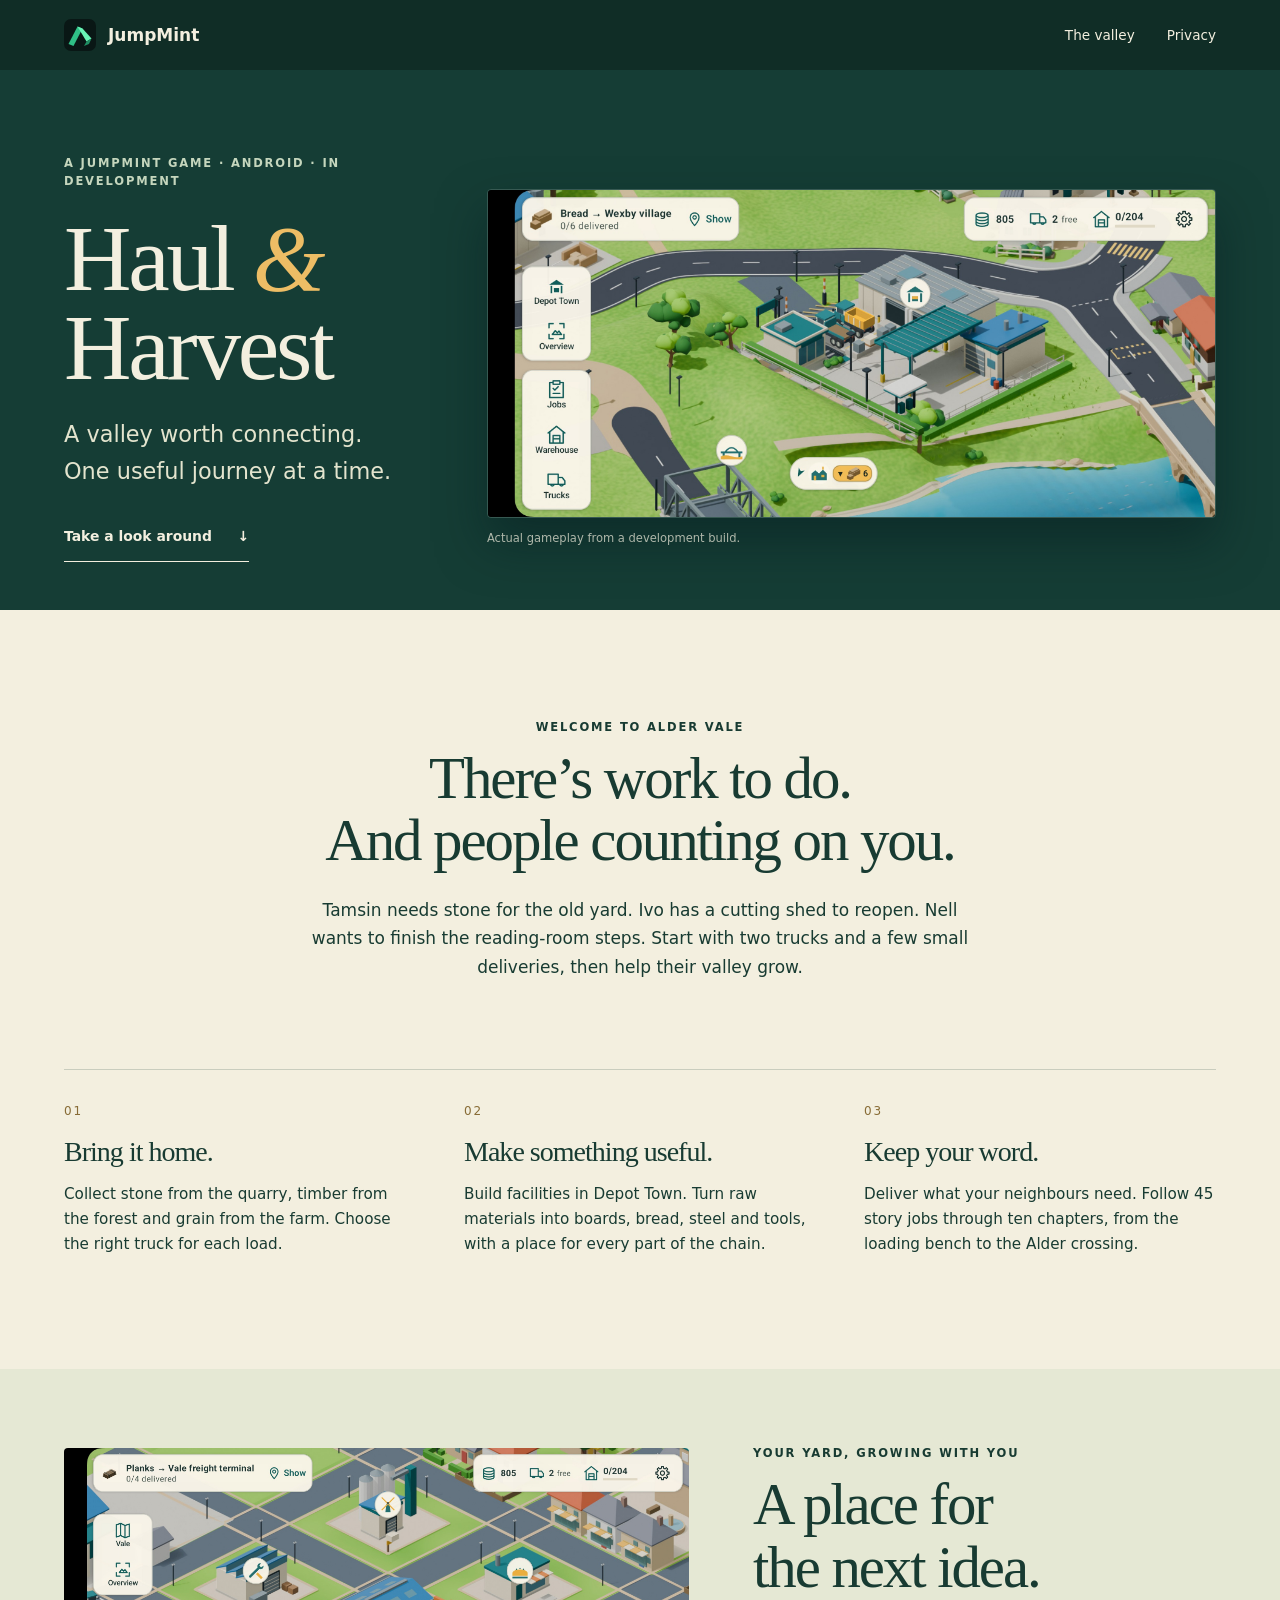
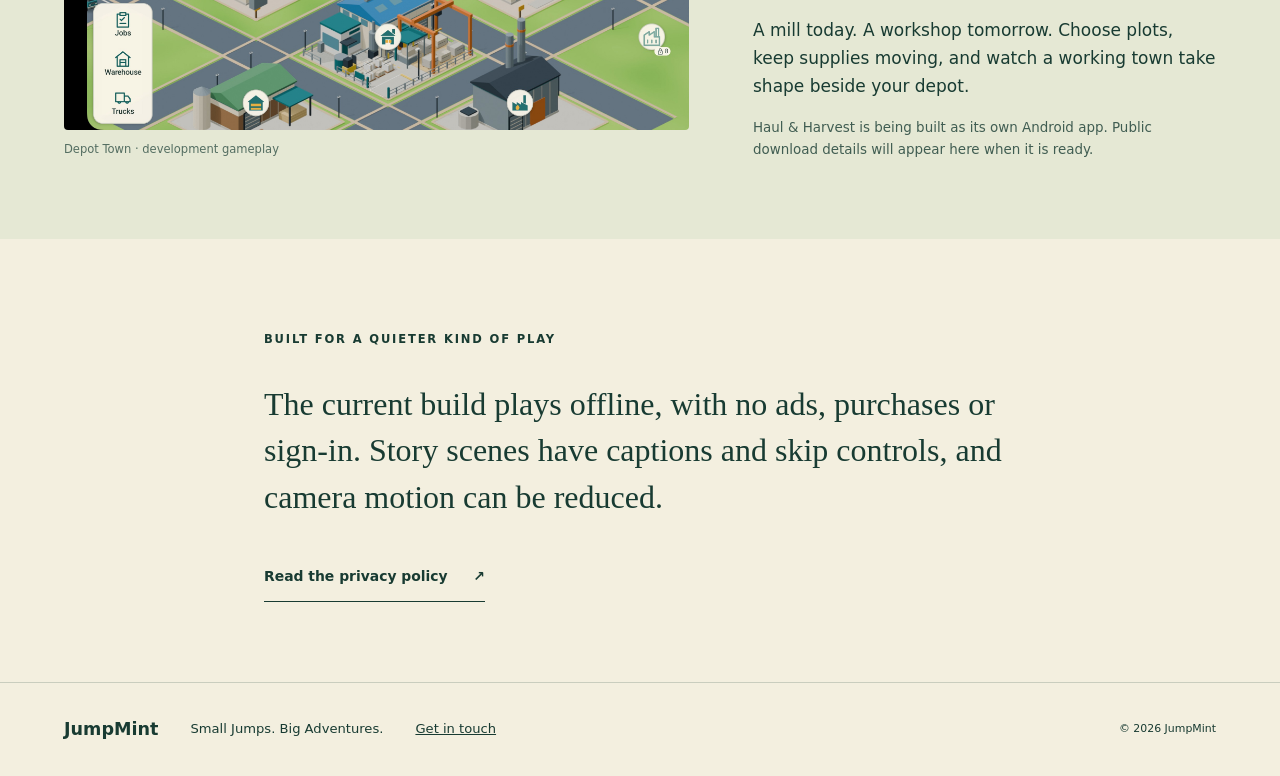
<file: haul-harvest.html>
<!doctype html>
<html lang="en">
<head>
  <meta charset="utf-8"><meta name="viewport" content="width=device-width, initial-scale=1">
  <title>Haul &amp; Harvest — a valley worth connecting · JumpMint</title>
  <meta name="description" content="Two trucks. A valley of neighbours. Build your transport company in Haul & Harvest, a standalone Android game from JumpMint. In development.">
  <meta name="theme-color" content="#153d35">
  <meta property="og:title" content="Haul & Harvest · JumpMint"><meta property="og:description" content="Every load has a destination. A standalone Android transport game in development.">
  <meta property="og:image" content="https://amitsinghcodes.github.io/JumpMint/brand/haul-vale.jpg">
  <link rel="icon" href="brand/mark.svg" type="image/svg+xml"><link rel="stylesheet" href="assets/haul.css">
</head>
<body class="haul-page">
  <a class="haul-skip" href="#main">Skip to content</a>
  <header class="haul-nav"><a href="index.html"><img src="brand/mark.svg" width="32" height="32" alt="">JumpMint</a><nav aria-label="Main"><a href="#the-valley">The valley</a><a href="privacy-policy.html#haul-harvest">Privacy</a></nav></header>
  <main id="main">
    <section class="haul-hero">
      <div class="haul-hero-copy"><p class="haul-kicker">A JUMPMINT GAME · ANDROID · IN DEVELOPMENT</p>
      <h1>Haul <span>&amp;</span><br>Harvest</h1><p class="haul-lead">A valley worth connecting.<br>One useful journey at a time.</p>
      <a class="haul-link" href="#the-valley">Take a look around <span aria-hidden="true">↓</span></a></div>
      <figure class="haul-main-image"><img src="brand/haul-vale.jpg" width="2400" height="1080" alt="Two trucks at the Alder Vale depot, beside a river and village roads."><figcaption>Actual gameplay from a development build.</figcaption></figure>
    </section>
    <section class="haul-intro" id="the-valley"><p class="haul-kicker">WELCOME TO ALDER VALE</p><h2>There’s work to do.<br>And people counting on you.</h2><p>Tamsin needs stone for the old yard. Ivo has a cutting shed to reopen. Nell wants to finish the reading-room steps. Start with two trucks and a few small deliveries, then help their valley grow.</p></section>
    <section class="haul-routes" aria-label="How you play">
      <article><span class="haul-number">01</span><h3>Bring it home.</h3><p>Collect stone from the quarry, timber from the forest and grain from the farm. Choose the right truck for each load.</p></article>
      <article><span class="haul-number">02</span><h3>Make something useful.</h3><p>Build facilities in Depot Town. Turn raw materials into boards, bread, steel and tools, with a place for every part of the chain.</p></article>
      <article><span class="haul-number">03</span><h3>Keep your word.</h3><p>Deliver what your neighbours need. Follow 45 story jobs through ten chapters, from the loading bench to the Alder crossing.</p></article>
    </section>
    <section class="haul-town"><figure><img src="brand/haul-town.jpg" width="2400" height="1080" alt="A working Depot Town with a sawmill, foundry, windmill and bakery." loading="lazy"><figcaption>Depot Town · development gameplay</figcaption></figure><div><p class="haul-kicker">YOUR YARD, GROWING WITH YOU</p><h2>A place for<br>the next idea.</h2><p>A mill today. A workshop tomorrow. Choose plots, keep supplies moving, and watch a working town take shape beside your depot.</p><p class="haul-small">Haul &amp; Harvest is being built as its own Android app. Public download details will appear here when it is ready.</p></div></section>
    <section class="haul-note"><p class="haul-kicker">BUILT FOR A QUIETER KIND OF PLAY</p><p>The current build plays offline, with no ads, purchases or sign-in. Story scenes have captions and skip controls, and camera motion can be reduced.</p><a class="haul-link" href="privacy-policy.html#haul-harvest">Read the privacy policy <span aria-hidden="true">↗</span></a></section>
  </main>
  <footer class="haul-footer"><a href="index.html">JumpMint</a><span>Small Jumps. Big Adventures.</span><a href="mailto:vasusr76@gmail.com">Get in touch</a><small>© 2026 JumpMint</small></footer>
</body>
</html>
</file>
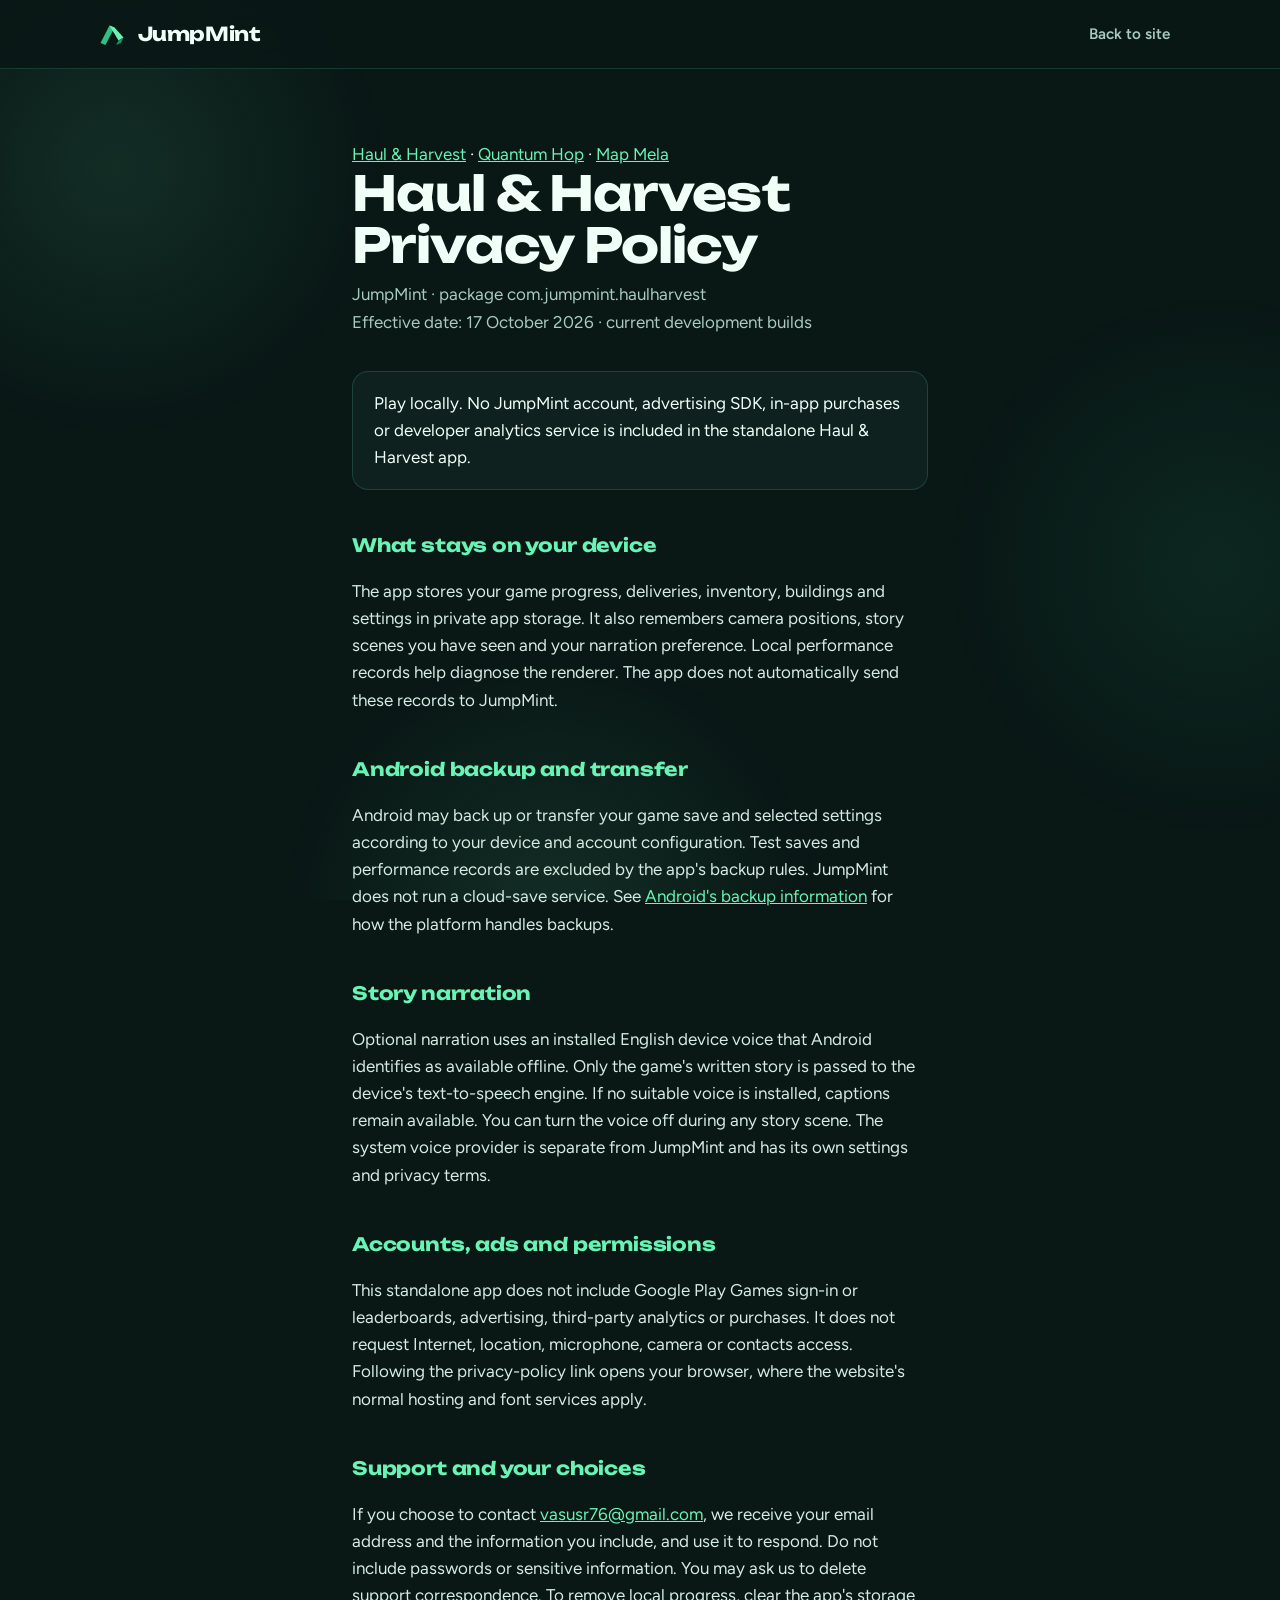
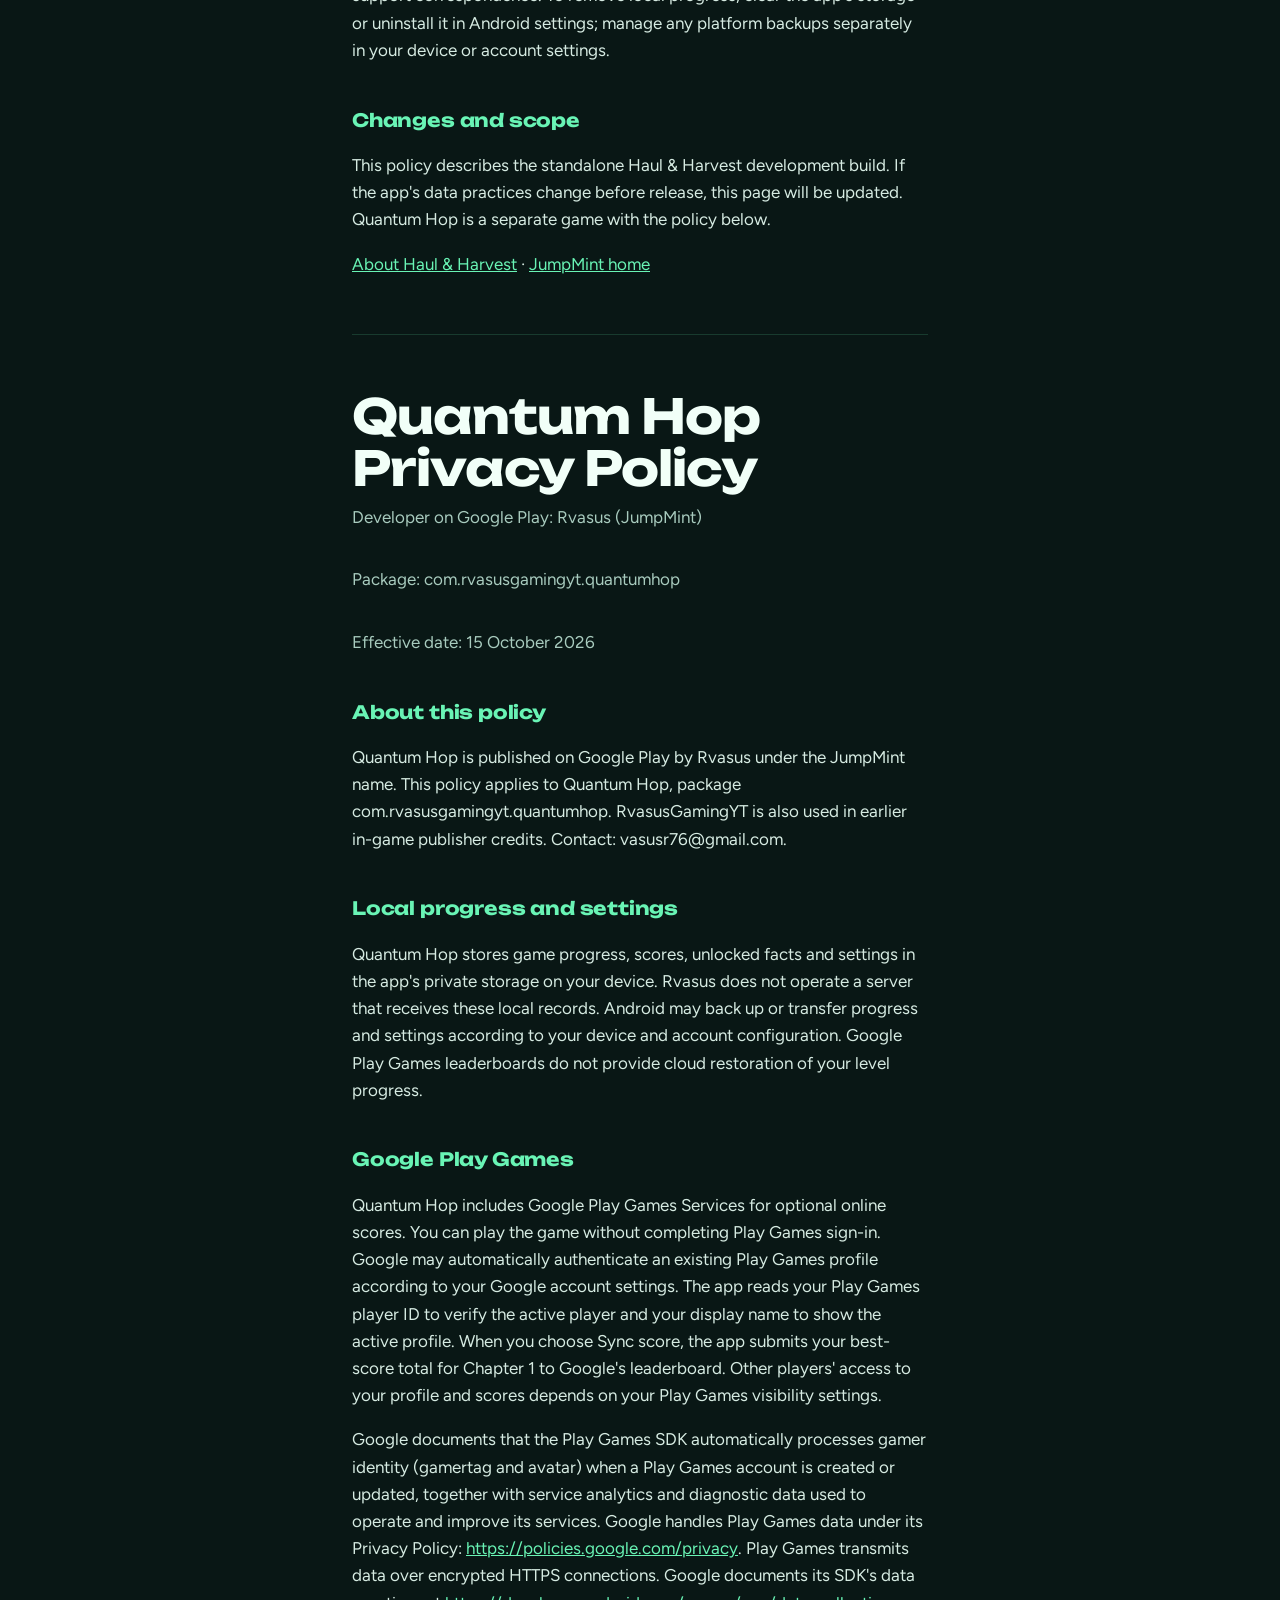
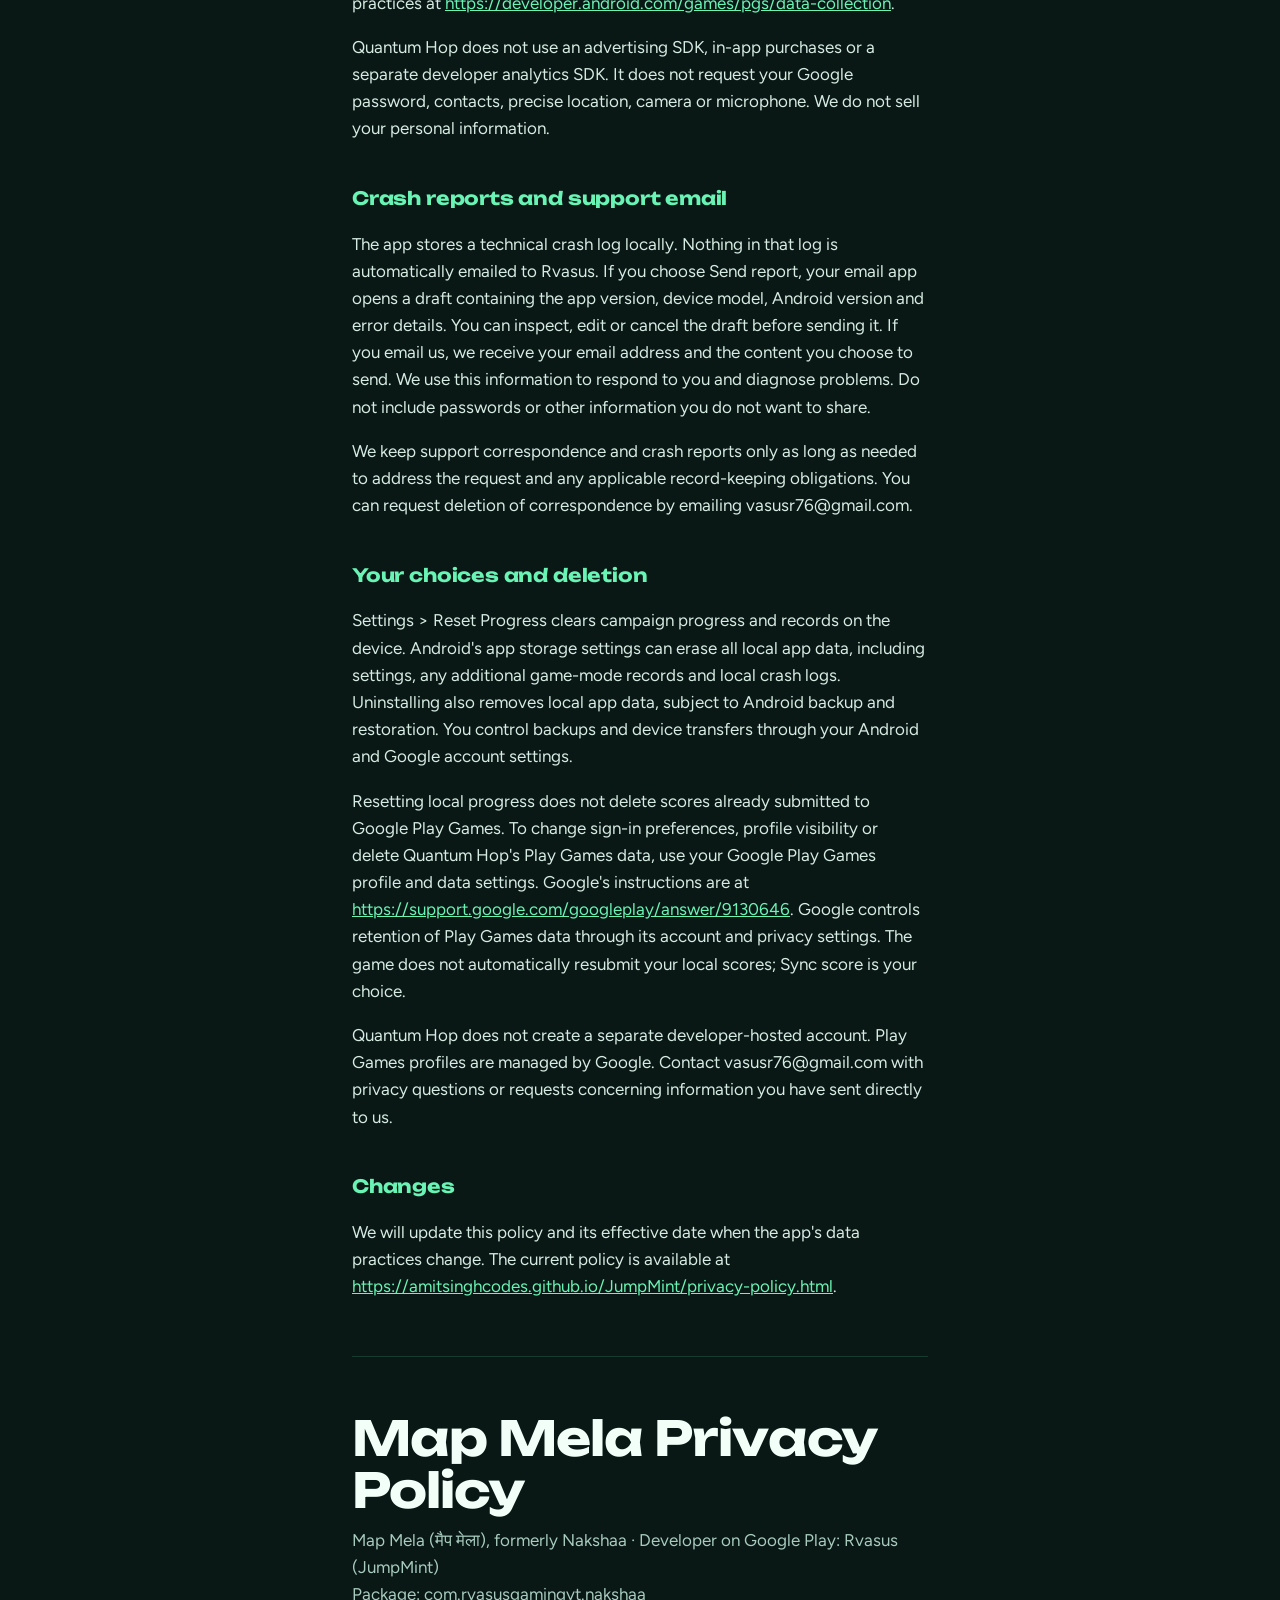
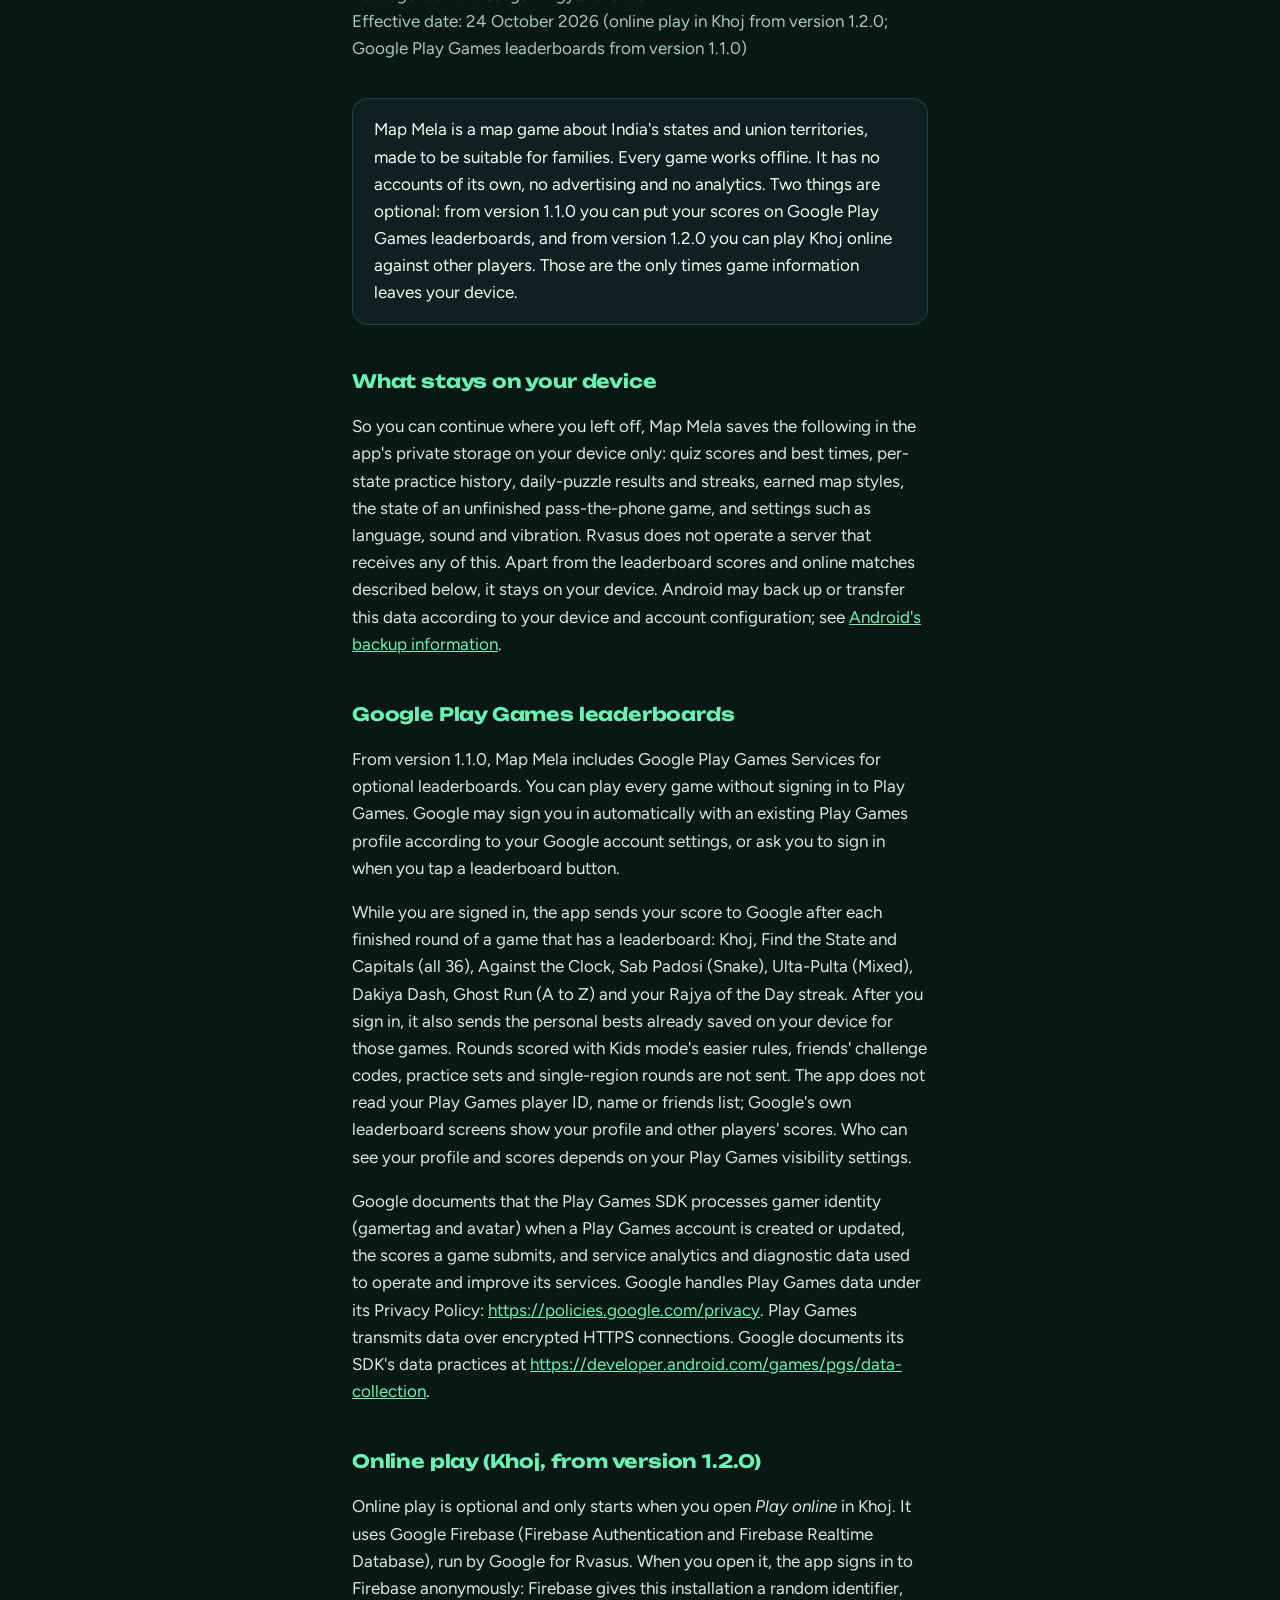
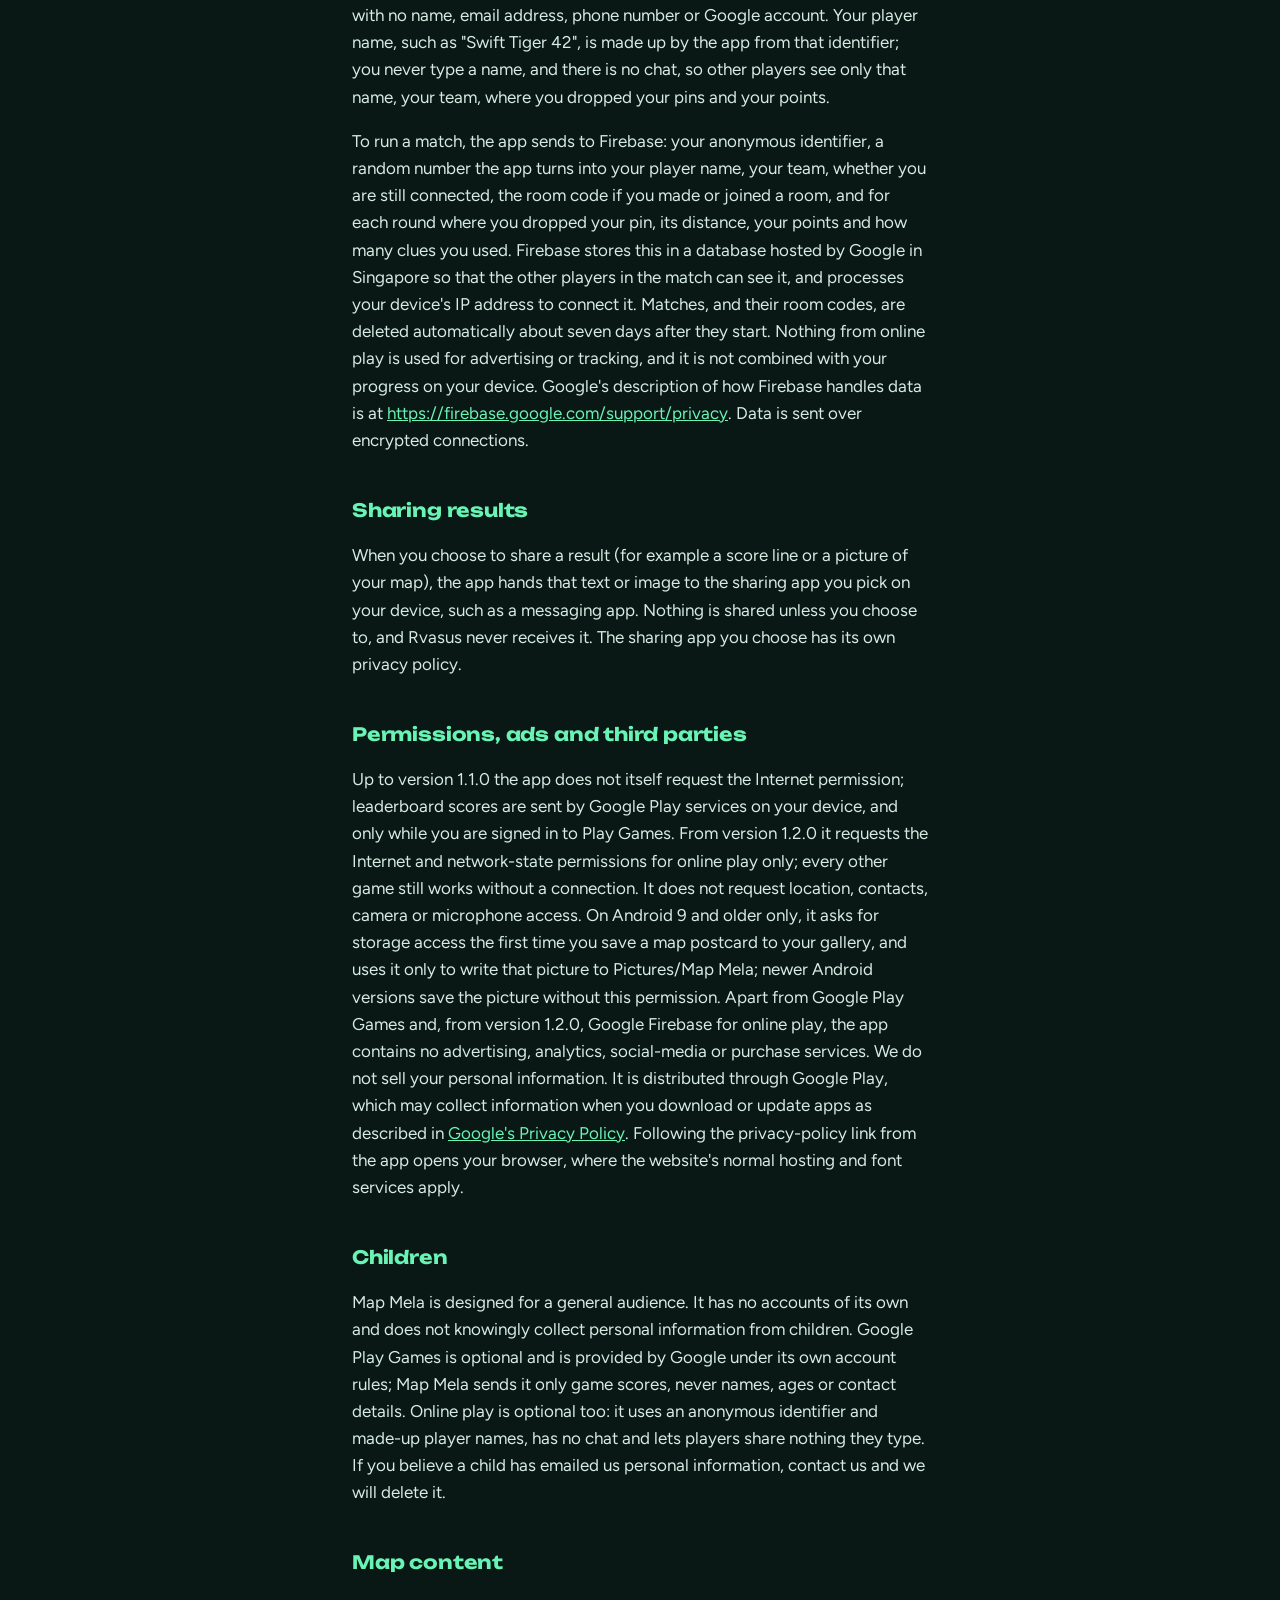
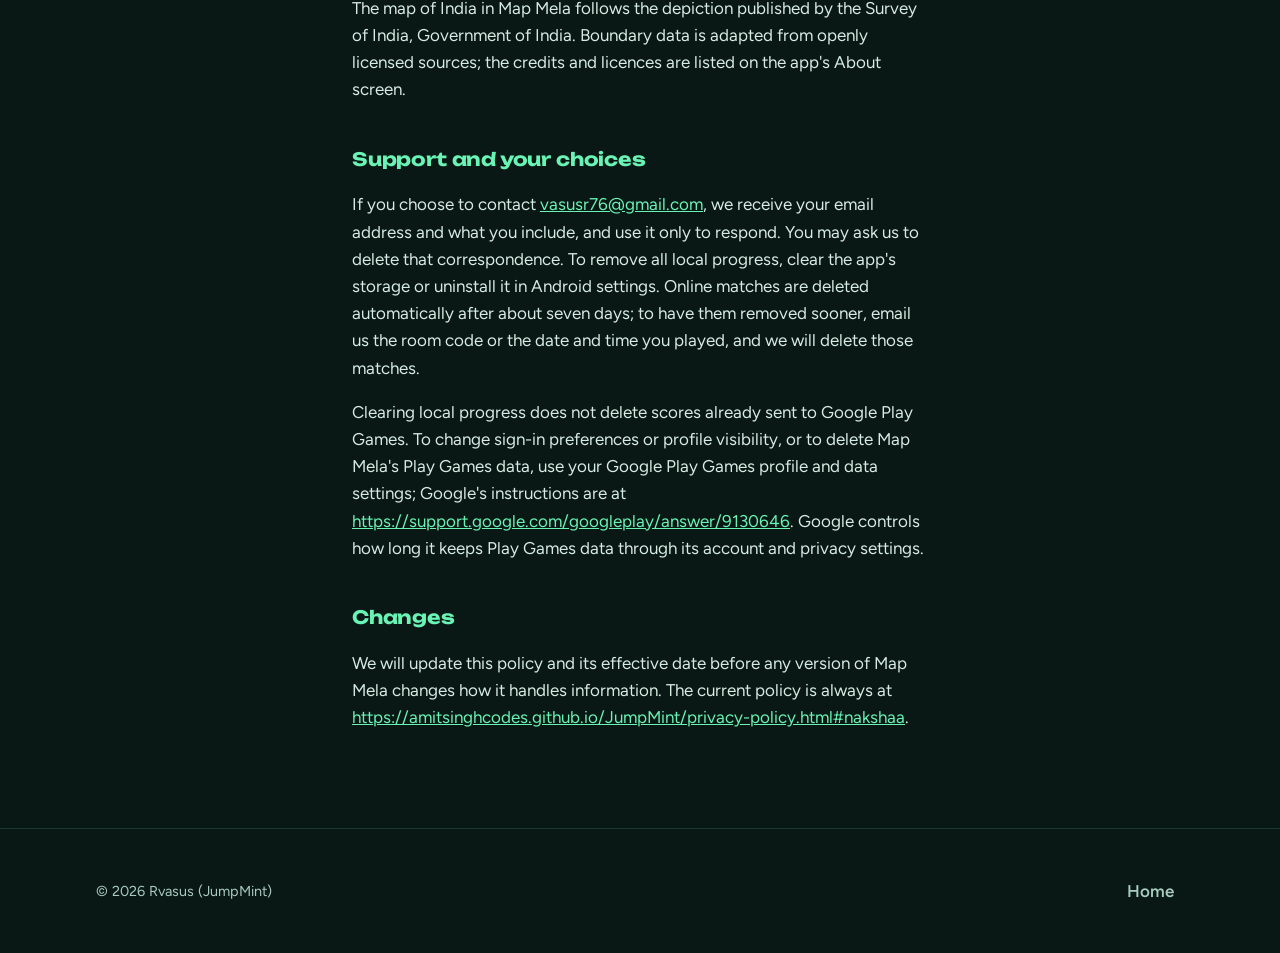
<file: privacy-policy.html>
<!DOCTYPE html>
<html lang="en">
<head>
<meta charset="utf-8">
<meta name="viewport" content="width=device-width, initial-scale=1, viewport-fit=cover">
<title>Privacy Policies — JumpMint Games</title>
<meta name="description" content="Privacy policies for Haul & Harvest, Quantum Hop and Map Mela by JumpMint.">
<meta name="theme-color" content="#091715">
<link rel="icon" href="brand/mark.svg" type="image/svg+xml">
<link rel="preconnect" href="https://fonts.googleapis.com">
<link rel="preconnect" href="https://fonts.gstatic.com" crossorigin>
<link href="https://fonts.googleapis.com/css2?family=Figtree:wght@400;600;700&family=Unbounded:wght@700&display=swap" rel="stylesheet">
<link rel="stylesheet" href="assets/site.css">
<style>
  .policy { max-width: 44rem; margin: 0 auto; padding: clamp(2.5rem, 6vw, 4.5rem) var(--pad-x) 5rem; }
  .policy h1 { font-size: clamp(2rem, 5vw, 3rem); line-height: 1.08; margin-bottom: 0.6rem; }
  .policy h2 { font-size: 1.15rem; margin: 2.6rem 0 0.6rem; color: var(--mint); letter-spacing: -0.01em; }
  .policy p, .policy li { color: #d6ebe2; }
  .policy .date { color: var(--muted); margin: 0 0 2.2rem; }
  .policy .summary { padding: 1.1rem 1.3rem; border-radius: 16px; background: var(--bg-raised); border: 1px solid var(--line); color: var(--text); }
  .policy a { color: var(--mint); }
  .policy ul { padding-left: 1.25rem; }
  .policy li { margin-bottom: 0.45rem; }
</style>
</head>
<body>
<div class="ambient" aria-hidden="true"><span></span><span></span><span></span></div>
<header class="nav scrolled">
  <div class="wrap nav-inner">
    <a class="brand-link" href="index.html" aria-label="JumpMint home">
      <img class="brand-mark" src="brand/mark.svg" alt="" width="32" height="32">
      <span class="brand-text">JumpMint</span>
    </a>
    <nav aria-label="Main">
      <ul class="nav-links"><li><a href="index.html">Back to site</a></li></ul>
    </nav>
  </div>
</header>

<main class="policy" id="main">
  <nav aria-label="Choose a game"><a href="#haul-harvest">Haul &amp; Harvest</a> · <a href="#quantum-hop">Quantum Hop</a> · <a href="#nakshaa">Map Mela</a></nav>
  <section id="haul-harvest" aria-labelledby="haul-policy-title">
  <h1 id="haul-policy-title">Haul &amp; Harvest Privacy Policy</h1>
  <p class="date">JumpMint · package com.jumpmint.haulharvest<br>Effective date: 17 October 2026 · current development builds</p>
  <p class="summary">Play locally. No JumpMint account, advertising SDK, in-app purchases or developer analytics service is included in the standalone Haul &amp; Harvest app.</p>
  <h2>What stays on your device</h2>
  <p>The app stores your game progress, deliveries, inventory, buildings and settings in private app storage. It also remembers camera positions, story scenes you have seen and your narration preference. Local performance records help diagnose the renderer. The app does not automatically send these records to JumpMint.</p>
  <h2>Android backup and transfer</h2>
  <p>Android may back up or transfer your game save and selected settings according to your device and account configuration. Test saves and performance records are excluded by the app's backup rules. JumpMint does not run a cloud-save service. See <a href="https://developer.android.com/identity/data/autobackup">Android's backup information</a> for how the platform handles backups.</p>
  <h2>Story narration</h2>
  <p>Optional narration uses an installed English device voice that Android identifies as available offline. Only the game's written story is passed to the device's text-to-speech engine. If no suitable voice is installed, captions remain available. You can turn the voice off during any story scene. The system voice provider is separate from JumpMint and has its own settings and privacy terms.</p>
  <h2>Accounts, ads and permissions</h2>
  <p>This standalone app does not include Google Play Games sign-in or leaderboards, advertising, third-party analytics or purchases. It does not request Internet, location, microphone, camera or contacts access. Following the privacy-policy link opens your browser, where the website's normal hosting and font services apply.</p>
  <h2>Support and your choices</h2>
  <p>If you choose to contact <a href="mailto:vasusr76@gmail.com">vasusr76@gmail.com</a>, we receive your email address and the information you include, and use it to respond. Do not include passwords or sensitive information. You may ask us to delete support correspondence. To remove local progress, clear the app's storage or uninstall it in Android settings; manage any platform backups separately in your device or account settings.</p>
  <h2>Changes and scope</h2>
  <p>This policy describes the standalone Haul &amp; Harvest development build. If the app's data practices change before release, this page will be updated. Quantum Hop is a separate game with the policy below.</p>
  <p><a href="haul-harvest.html">About Haul &amp; Harvest</a> · <a href="index.html">JumpMint home</a></p>
  </section>
  <hr style="border:0;border-top:1px solid var(--line);margin:3.5rem 0">
  <section id="quantum-hop" aria-label="Quantum Hop privacy policy">

  <h1>Quantum Hop Privacy Policy</h1>
  <p class="date">Developer on Google Play: Rvasus (JumpMint)</p>
  <p class="date">Package: com.rvasusgamingyt.quantumhop</p>
  <p class="date">Effective date: 15 October 2026</p>
  <h2>About this policy</h2>
  <p>Quantum Hop is published on Google Play by Rvasus under the JumpMint name. This policy applies to Quantum Hop, package com.rvasusgamingyt.quantumhop. RvasusGamingYT is also used in earlier in-game publisher credits. Contact: vasusr76@gmail.com.</p>

  <h2>Local progress and settings</h2>
  <p>Quantum Hop stores game progress, scores, unlocked facts and settings in the app's private storage on your device. Rvasus does not operate a server that receives these local records. Android may back up or transfer progress and settings according to your device and account configuration. Google Play Games leaderboards do not provide cloud restoration of your level progress.</p>

  <h2>Google Play Games</h2>
  <p>Quantum Hop includes Google Play Games Services for optional online scores. You can play the game without completing Play Games sign-in. Google may automatically authenticate an existing Play Games profile according to your Google account settings. The app reads your Play Games player ID to verify the active player and your display name to show the active profile. When you choose Sync score, the app submits your best-score total for Chapter 1 to Google's leaderboard. Other players' access to your profile and scores depends on your Play Games visibility settings.</p>
  <p>Google documents that the Play Games SDK automatically processes gamer identity (gamertag and avatar) when a Play Games account is created or updated, together with service analytics and diagnostic data used to operate and improve its services. Google handles Play Games data under its Privacy Policy: <a href="https://policies.google.com/privacy">https://policies.google.com/privacy</a>. Play Games transmits data over encrypted HTTPS connections. Google documents its SDK's data practices at <a href="https://developer.android.com/games/pgs/data-collection">https://developer.android.com/games/pgs/data-collection</a>.</p>
  <p>Quantum Hop does not use an advertising SDK, in-app purchases or a separate developer analytics SDK. It does not request your Google password, contacts, precise location, camera or microphone. We do not sell your personal information.</p>

  <h2>Crash reports and support email</h2>
  <p>The app stores a technical crash log locally. Nothing in that log is automatically emailed to Rvasus. If you choose Send report, your email app opens a draft containing the app version, device model, Android version and error details. You can inspect, edit or cancel the draft before sending it. If you email us, we receive your email address and the content you choose to send. We use this information to respond to you and diagnose problems. Do not include passwords or other information you do not want to share.</p>
  <p>We keep support correspondence and crash reports only as long as needed to address the request and any applicable record-keeping obligations. You can request deletion of correspondence by emailing vasusr76@gmail.com.</p>

  <h2>Your choices and deletion</h2>
  <p>Settings &gt; Reset Progress clears campaign progress and records on the device. Android's app storage settings can erase all local app data, including settings, any additional game-mode records and local crash logs. Uninstalling also removes local app data, subject to Android backup and restoration. You control backups and device transfers through your Android and Google account settings.</p>
  <p>Resetting local progress does not delete scores already submitted to Google Play Games. To change sign-in preferences, profile visibility or delete Quantum Hop's Play Games data, use your Google Play Games profile and data settings. Google's instructions are at <a href="https://support.google.com/googleplay/answer/9130646">https://support.google.com/googleplay/answer/9130646</a>. Google controls retention of Play Games data through its account and privacy settings. The game does not automatically resubmit your local scores; Sync score is your choice.</p>
  <p>Quantum Hop does not create a separate developer-hosted account. Play Games profiles are managed by Google. Contact vasusr76@gmail.com with privacy questions or requests concerning information you have sent directly to us.</p>

  <h2>Changes</h2>
  <p>We will update this policy and its effective date when the app's data practices change. The current policy is available at <a href="https://amitsinghcodes.github.io/JumpMint/privacy-policy.html">https://amitsinghcodes.github.io/JumpMint/privacy-policy.html</a>.</p>
  </section>
  <hr style="border:0;border-top:1px solid var(--line);margin:3.5rem 0">
  <section id="nakshaa" aria-labelledby="nakshaa-policy-title">
  <h1 id="nakshaa-policy-title">Map Mela Privacy Policy</h1>
  <p class="date">Map Mela (मैप मेला), formerly Nakshaa · Developer on Google Play: Rvasus (JumpMint)<br>Package: com.rvasusgamingyt.nakshaa<br>Effective date: 24 October 2026 (online play in Khoj from version 1.2.0; Google Play Games leaderboards from version 1.1.0)</p>
  <p class="summary">Map Mela is a map game about India's states and union territories, made to be suitable for families. Every game works offline. It has no accounts of its own, no advertising and no analytics. Two things are optional: from version 1.1.0 you can put your scores on Google Play Games leaderboards, and from version 1.2.0 you can play Khoj online against other players. Those are the only times game information leaves your device.</p>

  <h2>What stays on your device</h2>
  <p>So you can continue where you left off, Map Mela saves the following in the app's private storage on your device only: quiz scores and best times, per-state practice history, daily-puzzle results and streaks, earned map styles, the state of an unfinished pass-the-phone game, and settings such as language, sound and vibration. Rvasus does not operate a server that receives any of this. Apart from the leaderboard scores and online matches described below, it stays on your device. Android may back up or transfer this data according to your device and account configuration; see <a href="https://developer.android.com/identity/data/autobackup">Android's backup information</a>.</p>

  <h2>Google Play Games leaderboards</h2>
  <p>From version 1.1.0, Map Mela includes Google Play Games Services for optional leaderboards. You can play every game without signing in to Play Games. Google may sign you in automatically with an existing Play Games profile according to your Google account settings, or ask you to sign in when you tap a leaderboard button.</p>
  <p>While you are signed in, the app sends your score to Google after each finished round of a game that has a leaderboard: Khoj, Find the State and Capitals (all 36), Against the Clock, Sab Padosi (Snake), Ulta-Pulta (Mixed), Dakiya Dash, Ghost Run (A to Z) and your Rajya of the Day streak. After you sign in, it also sends the personal bests already saved on your device for those games. Rounds scored with Kids mode's easier rules, friends' challenge codes, practice sets and single-region rounds are not sent. The app does not read your Play Games player ID, name or friends list; Google's own leaderboard screens show your profile and other players' scores. Who can see your profile and scores depends on your Play Games visibility settings.</p>
  <p>Google documents that the Play Games SDK processes gamer identity (gamertag and avatar) when a Play Games account is created or updated, the scores a game submits, and service analytics and diagnostic data used to operate and improve its services. Google handles Play Games data under its Privacy Policy: <a href="https://policies.google.com/privacy">https://policies.google.com/privacy</a>. Play Games transmits data over encrypted HTTPS connections. Google documents its SDK's data practices at <a href="https://developer.android.com/games/pgs/data-collection">https://developer.android.com/games/pgs/data-collection</a>.</p>

  <h2>Online play (Khoj, from version 1.2.0)</h2>
  <p>Online play is optional and only starts when you open <em>Play online</em> in Khoj. It uses Google Firebase (Firebase Authentication and Firebase Realtime Database), run by Google for Rvasus. When you open it, the app signs in to Firebase anonymously: Firebase gives this installation a random identifier, with no name, email address, phone number or Google account. Your player name, such as "Swift Tiger 42", is made up by the app from that identifier; you never type a name, and there is no chat, so other players see only that name, your team, where you dropped your pins and your points.</p>
  <p>To run a match, the app sends to Firebase: your anonymous identifier, a random number the app turns into your player name, your team, whether you are still connected, the room code if you made or joined a room, and for each round where you dropped your pin, its distance, your points and how many clues you used. Firebase stores this in a database hosted by Google in Singapore so that the other players in the match can see it, and processes your device's IP address to connect it. Matches, and their room codes, are deleted automatically about seven days after they start. Nothing from online play is used for advertising or tracking, and it is not combined with your progress on your device. Google's description of how Firebase handles data is at <a href="https://firebase.google.com/support/privacy">https://firebase.google.com/support/privacy</a>. Data is sent over encrypted connections.</p>

  <h2>Sharing results</h2>
  <p>When you choose to share a result (for example a score line or a picture of your map), the app hands that text or image to the sharing app you pick on your device, such as a messaging app. Nothing is shared unless you choose to, and Rvasus never receives it. The sharing app you choose has its own privacy policy.</p>

  <h2>Permissions, ads and third parties</h2>
  <p>Up to version 1.1.0 the app does not itself request the Internet permission; leaderboard scores are sent by Google Play services on your device, and only while you are signed in to Play Games. From version 1.2.0 it requests the Internet and network-state permissions for online play only; every other game still works without a connection. It does not request location, contacts, camera or microphone access. On Android 9 and older only, it asks for storage access the first time you save a map postcard to your gallery, and uses it only to write that picture to Pictures/Map Mela; newer Android versions save the picture without this permission. Apart from Google Play Games and, from version 1.2.0, Google Firebase for online play, the app contains no advertising, analytics, social-media or purchase services. We do not sell your personal information. It is distributed through Google Play, which may collect information when you download or update apps as described in <a href="https://policies.google.com/privacy">Google's Privacy Policy</a>. Following the privacy-policy link from the app opens your browser, where the website's normal hosting and font services apply.</p>

  <h2>Children</h2>
  <p>Map Mela is designed for a general audience. It has no accounts of its own and does not knowingly collect personal information from children. Google Play Games is optional and is provided by Google under its own account rules; Map Mela sends it only game scores, never names, ages or contact details. Online play is optional too: it uses an anonymous identifier and made-up player names, has no chat and lets players share nothing they type. If you believe a child has emailed us personal information, contact us and we will delete it.</p>

  <h2>Map content</h2>
  <p>The map of India in Map Mela follows the depiction published by the Survey of India, Government of India. Boundary data is adapted from openly licensed sources; the credits and licences are listed on the app's About screen.</p>

  <h2>Support and your choices</h2>
  <p>If you choose to contact <a href="mailto:vasusr76@gmail.com">vasusr76@gmail.com</a>, we receive your email address and what you include, and use it only to respond. You may ask us to delete that correspondence. To remove all local progress, clear the app's storage or uninstall it in Android settings. Online matches are deleted automatically after about seven days; to have them removed sooner, email us the room code or the date and time you played, and we will delete those matches.</p>
  <p>Clearing local progress does not delete scores already sent to Google Play Games. To change sign-in preferences or profile visibility, or to delete Map Mela's Play Games data, use your Google Play Games profile and data settings; Google's instructions are at <a href="https://support.google.com/googleplay/answer/9130646">https://support.google.com/googleplay/answer/9130646</a>. Google controls how long it keeps Play Games data through its account and privacy settings.</p>

  <h2>Changes</h2>
  <p>We will update this policy and its effective date before any version of Map Mela changes how it handles information. The current policy is always at <a href="https://amitsinghcodes.github.io/JumpMint/privacy-policy.html#nakshaa">https://amitsinghcodes.github.io/JumpMint/privacy-policy.html#nakshaa</a>.</p>
  </section>
</main>

<footer class="footer">
  <div class="wrap footer-inner">
    <small>© 2026 Rvasus (JumpMint)</small>
    <ul class="footer-links"><li><a href="index.html">Home</a></li></ul>
  </div>
</footer>
</body>
</html>
</file>
<file: assets/haul.css>
.haul-feature{display:grid;grid-template-columns:.8fr 1.2fr;gap:2.5rem;align-items:center;padding-top:4rem;padding-bottom:4rem}.haul-feature img{border-radius:12px;aspect-ratio:20/9;object-fit:contain}.haul-feature h2{font-size:clamp(1.8rem,3vw,2.8rem);line-height:1.15}.haul-feature p{max-width:30rem}.haul-kicker{font:600 .72rem/1.6 system-ui,sans-serif;letter-spacing:.16em;text-transform:uppercase}.haul-page{margin:0;background:#f3efdf;color:#183b32;font:17px/1.65 system-ui,-apple-system,"Segoe UI",sans-serif}.haul-page *{box-sizing:border-box}.haul-page a{color:inherit}.haul-page img{max-width:100%;display:block;height:auto}.haul-page figure{margin:0}.haul-page h1,.haul-page h2,.haul-page h3{font-family:Georgia,"Times New Roman",serif;font-weight:500;margin:0;line-height:1.06;letter-spacing:-.035em}.haul-page h2{font-size:clamp(2.1rem,4.6vw,4rem)}.haul-page h3{font-size:1.75rem}.haul-page :focus-visible{outline:3px solid #b35e17;outline-offset:5px}.haul-page figcaption{font-size:.72rem;opacity:.7;padding-top:.65rem}.haul-skip{position:absolute;top:-100px;left:1rem;padding:1rem;background:#f3efdf;z-index:5}.haul-skip:focus{top:0}.haul-nav{padding:1.2rem 5vw;display:flex;justify-content:space-between;gap:1rem;align-items:center;background:#102d26;color:#f3efdf}.haul-nav>a{display:flex;align-items:center;gap:.75rem;text-decoration:none;font-weight:650}.haul-nav nav{display:flex;gap:2rem;font-size:.85rem}.haul-nav nav a{text-decoration:none}.haul-hero{background:#153d35;color:#f3efdf;padding:4.5rem 5vw 3rem;display:grid;grid-template-columns:.72fr 1.4fr;gap:3rem;align-items:center}.haul-hero h1{font-size:clamp(4.2rem,7.3vw,7.7rem);line-height:.95;margin:1.5rem 0}.haul-hero h1 span{color:#edbd65;font-style:italic}.haul-hero .haul-kicker{color:#c5d6bd}.haul-lead{font-size:clamp(1.1rem,2vw,1.4rem);color:#e3e4ce}.haul-link{display:inline-flex;gap:1.6rem;align-items:center;padding:.8rem 0;text-decoration:none;border-bottom:1px solid currentColor;font-size:.87rem;font-weight:600}.haul-main-image{transform:translateY(1rem)}.haul-main-image img{border:1px solid #ffffff25;border-radius:4px;box-shadow:0 1.5rem 3rem #061e2080}.haul-intro{max-width:58rem;padding:6rem 5vw 3rem;margin:auto;text-align:center}.haul-intro>p:last-child{max-width:42rem;margin:1.5rem auto}.haul-routes{display:grid;grid-template-columns:repeat(3,1fr);gap:3rem;margin:1rem 5vw 6rem;border-top:1px solid #183b3230;padding-top:2rem}.haul-number{display:block;font-size:.75rem;color:#886c36;letter-spacing:.15em;margin-bottom:1rem}.haul-routes p{font-size:.95rem;max-width:27rem}.haul-town{display:grid;grid-template-columns:1.35fr 1fr;gap:4rem;align-items:center;background:#e5e8d4;padding:4rem 5vw}.haul-town img{border-radius:4px}.haul-town p{max-width:30rem}.haul-small{font-size:.84rem;opacity:.8}.haul-note{max-width:55rem;margin:auto;padding:5rem 5vw}.haul-note>p:not(.haul-kicker){font:clamp(1.4rem,2.5vw,2rem)/1.45 Georgia,serif}.haul-footer{display:flex;align-items:center;flex-wrap:wrap;gap:1rem 2rem;padding:2rem 5vw;border-top:1px solid #183b3230;font-size:.82rem}.haul-footer>a:first-child{font-size:1.1rem;font-weight:700;text-decoration:none}.haul-footer small{margin-left:auto}.haul-page{scroll-behavior:smooth}@media(max-width:800px){.haul-feature,.haul-hero,.haul-town{grid-template-columns:1fr;gap:2rem}.haul-hero{padding-top:3rem}.haul-main-image{transform:none}.haul-hero h1{font-size:5.2rem}.haul-routes{grid-template-columns:1fr;gap:1.2rem;margin-bottom:3rem}.haul-routes article+article{border-top:1px solid #183b3225;padding-top:1.2rem}.haul-routes p{max-width:100%}.haul-town{padding-top:3rem;padding-bottom:3rem}.haul-intro{padding-top:3.5rem}.haul-nav nav{gap:1rem}.haul-feature{padding-top:2rem;padding-bottom:2rem}}@media(prefers-reduced-motion:reduce){.haul-page{scroll-behavior:auto}}
</file>
<file: assets/site.css>
/* JumpMint — site styles */
:root {
  --bg: #091715;
  --bg-raised: #0e211e;
  --bg-deep: #06110f;
  --mint: #69f4b5;
  --mint-deep: #2fbf86;
  --text: #f1fff8;
  --muted: #a8cbbe;
  --line: rgba(105, 244, 181, 0.16);
  --display: "Unbounded", "Arial Black", "Segoe UI", system-ui, sans-serif;
  --body: "Figtree", "Segoe UI", system-ui, -apple-system, sans-serif;
  --pad-x: clamp(1.25rem, 5vw, 4.5rem);
  --max: 76rem;
  --ease: cubic-bezier(0.2, 0.8, 0.2, 1);
}

* { box-sizing: border-box; }
html { scroll-behavior: smooth; scroll-padding-top: 5rem; }
body {
  margin: 0;
  background: var(--bg);
  color: var(--text);
  font-family: var(--body);
  font-size: 1.0625rem;
  line-height: 1.6;
  overflow-x: hidden;
  -webkit-font-smoothing: antialiased;
}
img { max-width: 100%; display: block; }
a { color: inherit; }
h1, h2, h3 { font-family: var(--display); font-weight: 700; margin: 0; letter-spacing: -0.02em; }

:focus-visible { outline: 3px solid var(--mint); outline-offset: 3px; border-radius: 6px; }

.skip-link {
  position: absolute; left: 1rem; top: -4rem; z-index: 100;
  background: var(--mint); color: var(--bg); padding: 0.7rem 1rem; border-radius: 8px; font-weight: 700;
}
.skip-link:focus { top: 1rem; }

.wrap { max-width: var(--max); margin: 0 auto; padding: 0 var(--pad-x); }

/* ---------------- Navigation ---------------- */
.nav {
  position: sticky; top: 0; z-index: 50;
  background: rgba(9, 23, 21, 0.82);
  backdrop-filter: blur(12px); -webkit-backdrop-filter: blur(12px);
  border-bottom: 1px solid transparent;
  transition: border-color 0.3s;
}
.nav.scrolled { border-bottom-color: var(--line); }
.nav-inner {
  display: flex; align-items: center; justify-content: space-between; gap: 1rem;
  min-height: 4.25rem;
}
.brand-link {
  display: inline-flex; align-items: center; gap: 0.6rem; text-decoration: none;
  font-family: var(--display); font-weight: 700; font-size: 1.2rem; letter-spacing: -0.02em;
  min-height: 44px;
}
.brand-link img { height: 34px; width: auto; }
.brand-link .brand-mark { width: 32px; height: 32px; }
.nav-links { display: flex; gap: 0.25rem; list-style: none; margin: 0; padding: 0; }
.nav-links a {
  display: inline-flex; align-items: center; min-height: 44px; padding: 0 0.85rem;
  text-decoration: none; color: var(--muted); font-weight: 600; font-size: 0.95rem; border-radius: 999px;
  transition: color 0.2s, background 0.2s;
}
.nav-links a:hover { color: var(--text); background: rgba(105, 244, 181, 0.08); }

/* ---------------- Buttons ---------------- */
.btn {
  display: inline-flex; align-items: center; justify-content: center; gap: 0.5rem;
  min-height: 48px; padding: 0 1.4rem; border-radius: 999px;
  font: 600 1rem/1 var(--body); text-decoration: none; cursor: pointer;
  border: 2px solid transparent;
  transition: transform 0.18s var(--ease), background 0.2s, border-color 0.2s, box-shadow 0.2s;
}
.btn:active { transform: translateY(1px) scale(0.97); }
.btn-primary { background: var(--mint); color: var(--bg); }
.btn-primary:hover { background: #8cf8c9; box-shadow: 0 8px 28px -10px rgba(105, 244, 181, 0.6); transform: translateY(-2px); }
.btn-secondary { border-color: rgba(168, 203, 190, 0.45); color: var(--text); background: transparent; }
.btn-secondary:hover { border-color: var(--mint); transform: translateY(-2px); }

/* ---------------- Hero ---------------- */
.hero { padding: clamp(2rem, 6vw, 4.5rem) 0 clamp(3rem, 8vw, 6rem); }
.hero-grid {
  display: grid; grid-template-columns: minmax(0, 1fr) minmax(0, 1fr);
  gap: clamp(1.5rem, 4vw, 4rem); align-items: center;
}
.hero-brand {
  display: inline-flex; align-items: center; gap: 0.55rem;
  color: var(--mint); font-weight: 600; font-size: 1rem; margin: 0 0 1.25rem;
}
.hero-brand::before {
  content: ""; width: 1.6rem; height: 3px; border-radius: 3px; background: var(--mint);
}
.hero h1 {
  font-size: clamp(2rem, 4.4vw, 3.9rem); line-height: 1.05; letter-spacing: -0.035em; font-weight: 800;
  overflow-wrap: break-word;
  margin-bottom: 1.4rem; text-wrap: balance;
}
.hero-lead { color: var(--muted); font-size: clamp(1.1rem, 1.6vw, 1.3rem); margin: 0 0 2.2rem; max-width: 30rem; }
.hero-actions { display: flex; flex-wrap: wrap; gap: 0.8rem; }

.scene {
  position: relative; aspect-ratio: 1 / 1; width: 100%; max-height: 620px;
  border-radius: 28px; overflow: hidden;
  background:
    radial-gradient(60% 55% at 50% 58%, rgba(105, 244, 181, 0.14), rgba(105, 244, 181, 0) 70%),
    linear-gradient(180deg, #0c1f1c, var(--bg-deep));
  border: 1px solid var(--line);
}
.scene canvas {
  position: absolute; inset: 0; width: 100%; height: 100%; display: block;
  opacity: 0; transition: opacity 0.5s;
}
.scene-fallback {
  position: absolute; inset: 0; display: grid; place-items: center;
  transition: opacity 0.5s;
}
.scene-fallback img { width: 38%; max-width: 220px; filter: drop-shadow(0 24px 30px rgba(0, 0, 0, 0.45)); }
.scene-fallback .fallback-word {
  font-family: var(--display); font-weight: 800; font-size: clamp(2rem, 6vw, 3.4rem); color: var(--mint);
}
.scene[data-state="ready"] canvas { opacity: 1; }
.scene[data-state="ready"] .scene-fallback { opacity: 0; pointer-events: none; }

.scene-controls {
  position: absolute; left: 0; right: 0; bottom: 0; z-index: 2;
  display: flex; justify-content: center; gap: 0.5rem; padding: 1rem;
  opacity: 0; visibility: hidden; transition: opacity 0.4s;
}
.scene[data-state="ready"] .scene-controls { opacity: 1; visibility: visible; }
.chip {
  display: inline-flex; align-items: center; gap: 0.45rem;
  min-height: 44px; padding: 0 1rem; border-radius: 999px; cursor: pointer;
  background: rgba(9, 23, 21, 0.72); color: var(--text);
  border: 1px solid rgba(168, 203, 190, 0.3);
  font: 600 0.9rem/1 var(--body);
  backdrop-filter: blur(8px); -webkit-backdrop-filter: blur(8px);
  transition: border-color 0.2s, transform 0.15s var(--ease);
}
.chip:hover { border-color: var(--mint); }
.chip:active { transform: scale(0.96); }
.chip svg { width: 16px; height: 16px; flex: none; }

/* ---------------- Sections ---------------- */
.section { padding: clamp(4rem, 9vw, 7rem) 0; }
.section + .section { border-top: 1px solid var(--line); }
.section-head { max-width: 40rem; margin-bottom: clamp(2rem, 4vw, 3.25rem); }
.section-head h2 { font-size: clamp(1.9rem, 3.8vw, 3rem); line-height: 1.08; margin-bottom: 0.9rem; }
.section-head p { color: var(--muted); margin: 0; font-size: 1.1rem; }

/* Games & Apps */
.apps { display: grid; gap: clamp(1.25rem, 3vw, 2rem); }
.app {
  display: grid; grid-template-columns: minmax(0, 0.95fr) minmax(0, 1.05fr);
  gap: clamp(1.25rem, 3.5vw, 3rem); align-items: center;
  padding: clamp(1rem, 2vw, 1.5rem); border-radius: 24px;
  background: var(--bg-raised); border: 1px solid var(--line);
}
.app-media {
  position: relative; aspect-ratio: 16 / 10; border-radius: 16px; overflow: hidden;
  background:
    repeating-linear-gradient(135deg, rgba(105, 244, 181, 0.05) 0 14px, transparent 14px 28px),
    var(--bg-deep);
  display: grid; place-items: center;
}
.app-media img { width: 100%; height: 100%; object-fit: cover; }
.app-media .media-empty {
  display: grid; justify-items: center; gap: 0.6rem; color: var(--muted); font-size: 0.95rem; text-align: center; padding: 1rem;
}
.app-media .media-empty span:first-child {
  font-family: var(--display); font-weight: 800; font-size: 2.6rem; color: var(--mint); line-height: 1;
}
.app-thumbs { display: flex; gap: 0.5rem; margin-top: 0.6rem; overflow-x: auto; }
.app-thumbs img { height: 64px; width: auto; border-radius: 8px; border: 1px solid var(--line); }
.app-body h3 { font-size: clamp(1.4rem, 2.6vw, 2rem); line-height: 1.1; margin: 0.9rem 0 0.8rem; }
.app-body p { color: var(--muted); margin: 0 0 1.4rem; max-width: 34rem; }
.status {
  display: inline-flex; align-items: center; gap: 0.5rem;
  padding: 0.35rem 0.8rem; border-radius: 999px; font-size: 0.875rem; font-weight: 600;
  background: rgba(105, 244, 181, 0.1); color: var(--mint);
}
.status::before { content: ""; width: 7px; height: 7px; border-radius: 50%; background: currentColor; }
.status[data-status="development"] { background: rgba(168, 203, 190, 0.12); color: var(--muted); }
.status-note { color: var(--muted); font-size: 0.95rem; }

.empty-state {
  padding: clamp(1.5rem, 4vw, 2.5rem); border-radius: 24px; border: 1px dashed rgba(105, 244, 181, 0.35);
  color: var(--muted); max-width: 40rem;
}
.empty-state strong { display: block; color: var(--text); font-family: var(--display); font-size: 1.3rem; margin-bottom: 0.4rem; }

/* Watch */
.videos { display: grid; grid-template-columns: repeat(auto-fill, minmax(min(100%, 20rem), 1fr)); gap: 1.25rem; margin-bottom: 2rem; }
.video { margin: 0; }
.video-frame {
  position: relative; aspect-ratio: 16 / 9; border-radius: 16px; overflow: hidden; background: var(--bg-deep);
  border: 1px solid var(--line);
}
.video-frame iframe { position: absolute; inset: 0; width: 100%; height: 100%; border: 0; }
.video-play {
  position: absolute; inset: 0; width: 100%; height: 100%; padding: 0; border: 0; cursor: pointer; background: #000;
}
.video-play img { width: 100%; height: 100%; object-fit: cover; opacity: 0.85; transition: opacity 0.2s; }
.video-play:hover img { opacity: 1; }
.video-play .play-icon {
  position: absolute; left: 50%; top: 50%; width: 64px; height: 64px; margin: -32px 0 0 -32px;
  border-radius: 50%; background: var(--mint); display: grid; place-items: center;
  box-shadow: 0 10px 30px rgba(0, 0, 0, 0.4); transition: transform 0.2s var(--ease);
}
.video-play:hover .play-icon { transform: scale(1.08); }
.video-play .play-icon svg { width: 24px; height: 24px; margin-left: 4px; }
.video figcaption { margin-top: 0.7rem; font-weight: 600; }

/* About */
.about-grid { display: grid; grid-template-columns: minmax(0, 0.9fr) minmax(0, 1.1fr); gap: clamp(1.5rem, 5vw, 5rem); align-items: start; }
.about-grid h2 { font-size: clamp(1.9rem, 3.8vw, 3rem); line-height: 1.08; }
.about-copy p { color: var(--muted); font-size: 1.15rem; margin: 0 0 1.2rem; max-width: 36rem; }
.about-copy p:first-child { color: var(--text); }

/* Footer */
.footer { border-top: 1px solid var(--line); padding: 2.5rem 0 calc(2.5rem + env(safe-area-inset-bottom, 0px)); }
.footer-inner { display: flex; flex-wrap: wrap; gap: 1.5rem 2rem; justify-content: space-between; align-items: center; }
.footer-links { display: flex; flex-wrap: wrap; gap: 0.25rem 0.5rem; list-style: none; margin: 0; padding: 0; }
.footer-links a {
  display: inline-flex; align-items: center; min-height: 44px; padding: 0 0.6rem; color: var(--muted); text-decoration: none; font-weight: 600;
}
.footer-links a:hover { color: var(--mint); }
.footer small { color: var(--muted); font-size: 0.9rem; }

/* ================= Motion =================
 * Hidden-before-animating states apply only under .js-motion, which
 * assets/motion.js adds (and never under reduced motion), so the page is
 * fully readable without JavaScript. */

/* Scroll progress */
.scroll-progress {
  position: fixed; left: 0; top: 0; right: 0; height: 3px; z-index: 60;
  background: linear-gradient(90deg, var(--mint-deep), var(--mint));
  transform-origin: 0 50%; transform: scaleX(0); pointer-events: none;
  box-shadow: 0 0 12px rgba(105, 244, 181, 0.6);
}

/* Ambient drifting glow behind everything */
.ambient { position: fixed; inset: 0; z-index: -1; overflow: hidden; pointer-events: none; }
.ambient span {
  position: absolute; width: 46vmax; height: 46vmax; border-radius: 50%;
  background: radial-gradient(circle, rgba(105, 244, 181, 0.10), rgba(105, 244, 181, 0) 65%);
  animation: drift 28s ease-in-out infinite alternate;
}
.ambient span:nth-child(1) { left: -14vmax; top: -10vmax; }
.ambient span:nth-child(2) { right: -18vmax; top: 30vh; animation-duration: 34s; animation-delay: -8s;
  background: radial-gradient(circle, rgba(47, 191, 134, 0.10), rgba(47, 191, 134, 0) 65%); }
.ambient span:nth-child(3) { left: 20vw; bottom: -24vmax; animation-duration: 40s; animation-delay: -16s; }
@keyframes drift {
  0% { transform: translate3d(0, 0, 0) scale(1); }
  50% { transform: translate3d(6vw, -4vh, 0) scale(1.12); }
  100% { transform: translate3d(-4vw, 5vh, 0) scale(0.94); }
}
body { background: transparent; }
html { background: var(--bg); }

/* Nav: sliding indicator and motion switch */
.nav-main { position: relative; display: flex; align-items: center; gap: 0.5rem; }
.nav-links a.active { color: var(--text); }
.nav-indicator {
  position: absolute; left: 0; bottom: 4px; height: 3px; width: 0; border-radius: 3px;
  background: var(--mint); opacity: 0; pointer-events: none;
  transition: transform 0.45s var(--ease), width 0.45s var(--ease), opacity 0.3s;
}
.motion-toggle {
  display: inline-flex; align-items: center; gap: 0.4rem; min-height: 44px; padding: 0 0.8rem;
  border-radius: 999px; border: 1px solid rgba(168, 203, 190, 0.3); background: transparent;
  color: var(--muted); font: 600 0.85rem/1 var(--body); cursor: pointer;
  transition: border-color 0.2s, color 0.2s;
}
.motion-toggle:hover { border-color: var(--mint); color: var(--text); }
.motion-toggle svg { width: 18px; height: 18px; flex: none; }
.motion-toggle[aria-pressed="true"] svg { color: var(--mint); animation: wave 1.6s ease-in-out infinite; }
@keyframes wave { 50% { transform: translateX(2px) scaleY(1.25); } }

/* Buttons: magnetic offset (--mx/--my set by motion.js) plus hover lift */
.btn { transform: translate3d(var(--mx, 0px), calc(var(--my, 0px) + var(--lift, 0px)), 0) scale(var(--press, 1)); }
.btn-primary:hover, .btn-secondary:hover { transform: translate3d(var(--mx, 0px), calc(var(--my, 0px) + var(--lift, 0px)), 0) scale(var(--press, 1)); --lift: -2px; }
.btn:active { --press: 0.97; }
.btn-primary { position: relative; overflow: hidden; isolation: isolate; }
.btn-primary::after {
  content: ""; position: absolute; inset: 0; z-index: -1;
  background: linear-gradient(110deg, transparent 30%, rgba(255, 255, 255, 0.55) 50%, transparent 70%);
  transform: translateX(-120%);
}
.js-motion .btn-primary::after { animation: shine 5s ease-in-out 2.4s infinite; }
@keyframes shine { 0%, 70% { transform: translateX(-120%); } 100% { transform: translateX(120%); } }

/* Hero: cursor glow and staged intro */
.hero { position: relative; }
.hero::before {
  content: ""; position: absolute; inset: 0; z-index: -1; pointer-events: none;
  background: radial-gradient(34rem 34rem at var(--hx, 70%) var(--hy, 40%), rgba(105, 244, 181, 0.09), transparent 70%);
  transition: background-position 0.2s;
}
.hero-copy, .scene { will-change: transform; }
.hero h1 .w { display: inline-block; overflow: hidden; vertical-align: top; padding-bottom: 0.08em; margin-bottom: -0.08em; }
.hero h1 .w > span { display: inline-block; }
.js-motion .hero h1 .w > span { transform: translateY(110%) rotate(4deg); }
.js-motion .hero-brand, .js-motion .hero-lead, .js-motion .hero-actions { opacity: 0; transform: translateY(16px); }
.js-motion .hero-brand::before { transform: scaleX(0); transform-origin: 0 50%; }
.js-motion .scene { opacity: 0; clip-path: inset(12% 12% 12% 12% round 28px); }
.js-motion.intro .hero h1 .w > span {
  transform: none; transition: transform 0.9s var(--ease); transition-delay: calc(0.15s + var(--i) * 0.08s);
}
.js-motion.intro .hero-brand, .js-motion.intro .hero-lead, .js-motion.intro .hero-actions {
  opacity: 1; transform: none; transition: opacity 0.8s var(--ease), transform 0.8s var(--ease);
}
.js-motion.intro .hero-brand { transition-delay: 0.05s; }
.js-motion.intro .hero-brand::before { transform: none; transition: transform 0.8s var(--ease) 0.2s; }
.js-motion.intro .hero-lead { transition-delay: 0.55s; }
.js-motion.intro .hero-actions { transition-delay: 0.7s; }
.js-motion.intro .scene {
  opacity: 1; clip-path: inset(0 0 0 0 round 28px);
  transition: opacity 0.9s var(--ease) 0.25s, clip-path 1.2s var(--ease) 0.25s;
}

/* Marquee strip */
.marquee {
  overflow: hidden; border-block: 1px solid var(--line); padding: 1.1rem 0;
  background: linear-gradient(90deg, var(--bg), rgba(14, 33, 30, 0.6), var(--bg));
  mask-image: linear-gradient(90deg, transparent, #000 8%, #000 92%, transparent);
  -webkit-mask-image: linear-gradient(90deg, transparent, #000 8%, #000 92%, transparent);
}
.marquee-track { display: flex; justify-content: center; }
.marquee-row { display: flex; flex-wrap: wrap; justify-content: center; row-gap: 0.4rem; list-style: none; margin: 0; padding: 0 var(--pad-x); }
.js-motion:not(.motion-off) .marquee-track { width: max-content; justify-content: flex-start; }
.js-motion:not(.motion-off) .marquee-row { flex-wrap: nowrap; flex: none; padding: 0; }
.marquee-row li {
  display: inline-flex; align-items: center; gap: 2rem; padding-right: 2rem; white-space: nowrap;
  font-family: var(--display); font-weight: 700; font-size: clamp(1.1rem, 2.4vw, 1.7rem); letter-spacing: -0.02em;
}
.marquee-row li:nth-child(even) { color: transparent; -webkit-text-stroke: 1px rgba(105, 244, 181, 0.7); }
.marquee-row li::after { content: ""; width: 0.55rem; height: 0.55rem; border-radius: 50%; background: var(--mint); }
.marquee-row[aria-hidden="true"] { display: none; }
.js-motion .marquee-row[aria-hidden="true"] { display: flex; }
.js-motion .marquee-track { animation: marquee 32s linear infinite; }
.marquee:hover .marquee-track { animation-play-state: paused; }
@keyframes marquee { to { transform: translateX(-50%); } }

/* Scroll reveals, staggered by --d */
.js-motion .reveal { opacity: 0; transform: translateY(28px); transition: opacity 0.8s var(--ease), transform 0.8s var(--ease); transition-delay: var(--d, 0ms); }
.js-motion .reveal.in { opacity: 1; transform: none; }
.js-motion .section-head h2, .js-motion #about-title { clip-path: inset(0 100% 0 0); transition: clip-path 1.1s var(--ease); }
.js-motion .section-head h2.in, .js-motion #about-title.in { clip-path: inset(0 -2% 0 0); }
.js-motion .app.reveal { transform: translateY(40px) scale(0.97); }
.js-motion .app.reveal.in { transform: perspective(1200px) rotateX(var(--rx, 0deg)) rotateY(var(--ry, 0deg)); }
.js-motion .app.reveal.in .app-media img:not(.shot-in) { animation: kenburns 14s ease-in-out infinite alternate; }
@keyframes kenburns { from { transform: scale(1); } to { transform: scale(1.06) translate(-1%, -1%); } }

/* App cards: tilt and pointer light */
.app { position: relative; transition: transform 0.5s var(--ease), border-color 0.3s, box-shadow 0.4s; }
.app::after {
  content: ""; position: absolute; inset: 0; border-radius: inherit; pointer-events: none; opacity: 0;
  background: radial-gradient(22rem 22rem at var(--gx, 50%) var(--gy, 50%), rgba(105, 244, 181, 0.10), transparent 70%);
  transition: opacity 0.3s;
}
.app.lit { border-color: rgba(105, 244, 181, 0.35); box-shadow: 0 30px 60px -30px rgba(0, 0, 0, 0.7); transition: transform 0.12s linear, border-color 0.3s, box-shadow 0.4s; }
.app.lit::after { opacity: 1; }

/* Screenshot thumbnails and crossfade */
.app-media img { grid-area: 1 / 1; }
.app-media .shot-in { position: absolute; inset: 0; animation: shotIn 0.6s var(--ease); }
@keyframes shotIn { from { opacity: 0; transform: scale(1.04); } to { opacity: 1; transform: none; } }
.thumb {
  flex: none; padding: 0; border: 2px solid transparent; border-radius: 10px; background: none; cursor: pointer;
  opacity: 0.6; transition: opacity 0.2s, border-color 0.2s, transform 0.2s var(--ease);
}
.thumb img { height: 60px; width: auto; border-radius: 8px; border: 0; }
.thumb:hover { opacity: 1; transform: translateY(-2px); }
.thumb[aria-pressed="true"] { opacity: 1; border-color: var(--mint); }
.app-thumbs { padding: 3px 2px; }

/* Stats */
.stats { display: flex; flex-wrap: wrap; gap: 0.75rem; margin: 0 0 1.5rem; }
.stat {
  display: flex; flex-direction: column-reverse; min-width: 6.5rem; padding: 0.75rem 1rem; border-radius: 14px;
  background: rgba(105, 244, 181, 0.06); border: 1px solid var(--line);
}
.stat dd { margin: 0; font-family: var(--display); font-weight: 800; font-size: 1.8rem; line-height: 1.1; color: var(--mint); font-variant-numeric: tabular-nums; }
.stat dt { color: var(--muted); font-size: 0.875rem; font-weight: 600; }

/* Status dot pulse */
.js-motion .status[data-status="testing"]::before,
.js-motion .status[data-status="released"]::before { animation: pulse 2s ease-out infinite; }
@keyframes pulse { 0% { box-shadow: 0 0 0 0 rgba(105, 244, 181, 0.6); } 100% { box-shadow: 0 0 0 8px rgba(105, 244, 181, 0); } }

/* Motion switched off: freeze loops and show end states */
.motion-off *, .motion-off *::before, .motion-off *::after { animation-play-state: paused !important; }
.motion-off .marquee-track, .motion-off .app-media img, .motion-off .ambient span { animation: none !important; }
.motion-off .marquee-row[aria-hidden="true"] { display: none; }
.motion-off .reveal, .motion-off .hero-brand, .motion-off .hero-lead, .motion-off .hero-actions,
.motion-off .hero h1 .w > span, .motion-off .scene { opacity: 1 !important; transform: none !important; transition: none !important; }
.motion-off .section-head h2, .motion-off #about-title, .motion-off .scene { clip-path: none !important; transition: none !important; }

/* ---------------- Responsive ---------------- */
@media (max-width: 860px) {
  .hero-grid, .about-grid { grid-template-columns: 1fr; }
  .hero h1 { font-size: clamp(2rem, 7.4vw, 3.6rem); }
  .scene { aspect-ratio: 5 / 4; max-height: 440px; }
  .app { grid-template-columns: 1fr; }
}
@media (max-width: 560px) {
  .nav-links a { padding: 0 0.55rem; font-size: 0.875rem; }
  .brand-link .brand-text { display: none; }
  .motion-toggle { padding: 0 0.65rem; }
  .motion-toggle span { position: absolute; width: 1px; height: 1px; overflow: hidden; clip: rect(0 0 0 0); white-space: nowrap; }
  .nav-main { gap: 0.25rem; }
  .hero-actions .btn { flex: 1 1 100%; }
  .scene { aspect-ratio: 1 / 1; border-radius: 22px; }
}

@media (prefers-reduced-motion: reduce) {
  html { scroll-behavior: auto; }
  *, *::before, *::after { transition-duration: 0.01ms !important; animation-duration: 0.01ms !important; }
  .btn:hover, .btn-secondary:hover { transform: none; }
}
</file>
